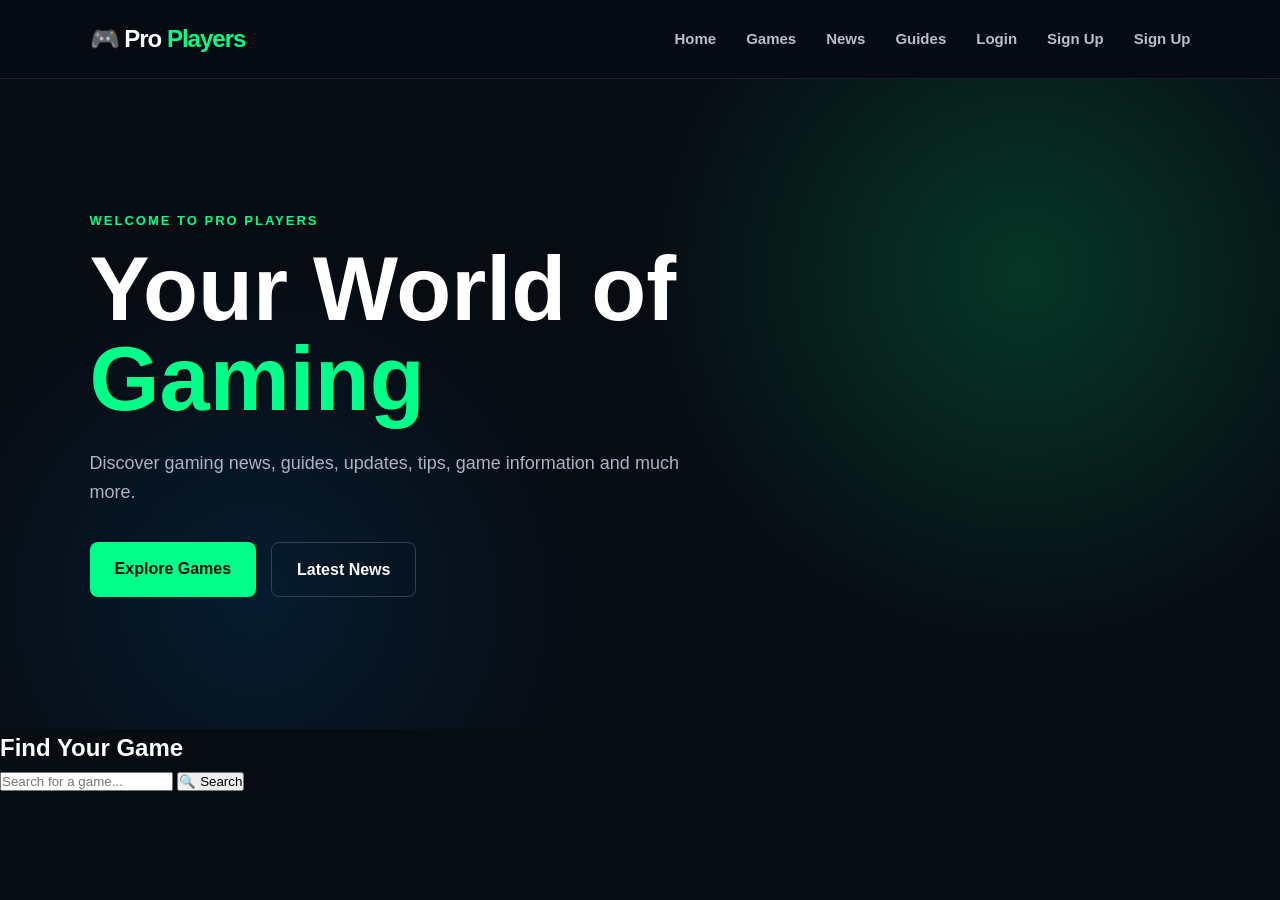
<file: index.html>
<!DOCTYPE html>
<html lang="en">

<head>

    <meta charset="UTF-8">

    <meta
        name="viewport"
        content="width=device-width, initial-scale=1.0"
    >

    <title>Pro Players | Gaming News, Guides & Updates</title>

    <meta
        name="description"
        content="Pro Players - Gaming news, guides, updates, tips and information for gamers."
    >

    <link rel="stylesheet" href="style.css">

</head>


<body>


    <!-- =========================
         NAVIGATION
    ========================== -->

    <header class="navbar">

        <div class="logo">
            🎮 Pro <span>Players</span>
        </div>


        <nav>

            <a href="#home">Home</a>

            <a href="#games">Games</a>

            <a href="#news">News</a>

            <a href="#guides">Guides</a>

            <a href="login.html">Login</a>

            <a href="signup.html">
    
                Sign Up</a>

            <a
                href="signup.html"
                class="signup-link"
            >
                Sign Up
            </a>

        </nav>


        <button
            class="menu-btn"
            onclick="toggleMenu()"
        >
            ☰
        </button>

    </header>



    <!-- =========================
         MAIN
    ========================== -->

    <main>


        <!-- HERO -->

        <section
            class="hero"
            id="home"
        >

            <div class="hero-content">

                <p class="small-title">
                    WELCOME TO PRO PLAYERS
                </p>


                <h1>

                    Your World of
                    <span>Gaming</span>

                </h1>


                <p class="hero-text">

                    Discover gaming news, guides,
                    updates, tips, game information
                    and much more.

                </p>


                <div class="hero-buttons">

                    <a
                        href="#games"
                        class="primary-btn"
                    >
                        Explore Games
                    </a>


                    <a
                        href="#news"
                        class="secondary-btn"
                    >
                        Latest News
                    </a>

                </div>

            </div>

        </section>



        <!-- SEARCH -->

        <section class="search-section">

            <h2>
                Find Your Game
            </h2>


            <div class="search-box">

                <input
                    type="text"
                    id="gameSearch"
                    placeholder="Search for a game..."
                    onkeyup="searchGames()"
                >


                <button
                    onclick="searchGames()"
                >
                    🔍 Search
                </button>

            </div>

        </section>



        <!-- =========================
             POPULAR GAMES
        ========================== -->

        <section
</file>
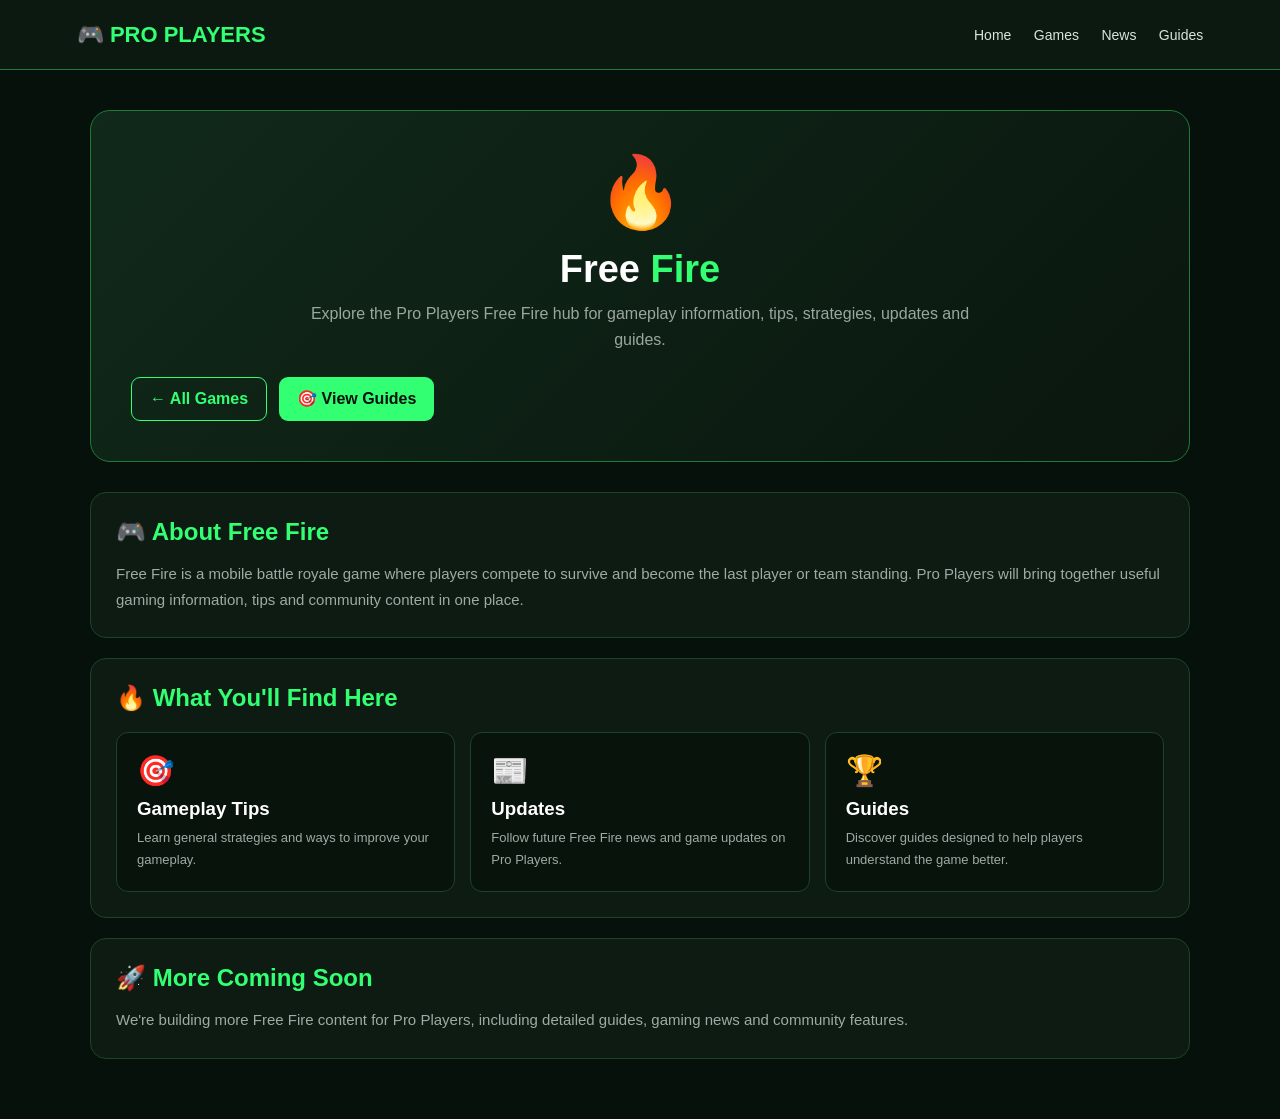
<file: freefire.html>
<!DOCTYPE html>
<html lang="en">
<head>
  <meta charset="UTF-8">
  <meta name="viewport" content="width=device-width, initial-scale=1.0">

  <title>Pro Players | Free Fire</title>

  <style>
    * {
      margin: 0;
      padding: 0;
      box-sizing: border-box;
      font-family: Arial, sans-serif;
    }

    body {
      background: #07110b;
      color: white;
      min-height: 100vh;
    }

    .navbar {
      min-height: 70px;
      background: #0b1910;
      border-bottom: 1px solid #1f7a3a;
      display: flex;
      align-items: center;
      justify-content: space-between;
      padding: 15px 6%;
    }

    .logo {
      color: #32ff72;
      font-size: 22px;
      font-weight: bold;
    }

    nav a {
      color: #d8e4dc;
      text-decoration: none;
      margin-left: 18px;
      font-size: 14px;
    }

    nav a:hover {
      color: #32ff72;
    }

    .container {
      width: 92%;
      max-width: 1100px;
      margin: auto;
      padding: 40px 0;
    }

    .hero {
      background: linear-gradient(
        135deg,
        #10291a,
        #0a160e
      );
      border: 1px solid #1f7a3a;
      border-radius: 20px;
      padding: 40px;
      text-align: center;
      margin-bottom: 30px;
    }

    .game-icon {
      font-size: 70px;
      margin-bottom: 15px;
    }

    .hero h1 {
      font-size: 38px;
      margin-bottom: 10px;
    }

    .hero h1 span {
      color: #32ff72;
    }

    .hero p {
      color: #9aa79e;
      line-height: 1.6;
      max-width: 700px;
      margin: auto;
    }

    .section {
      background: #0d1b12;
      border: 1px solid #1b4429;
      border-radius: 16px;
      padding: 25px;
      margin-bottom: 20px;
    }

    .section h2 {
      color: #32ff72;
      margin-bottom: 15px;
    }

    .section p {
      color: #a0aaa4;
      line-height: 1.7;
      font-size: 15px;
    }

    .features {
      display: grid;
      grid-template-columns: repeat(3, 1fr);
      gap: 15px;
      margin-top: 20px;
    }

    .feature {
      background: #08130c;
      border: 1px solid #1b4429;
      border-radius: 12px;
      padding: 20px;
    }

    .feature-icon {
      font-size: 30px;
      margin-bottom: 10px;
    }

    .feature h3 {
      margin-bottom: 7px;
    }

    .feature p {
      font-size: 13px;
    }

    .buttons {
      display: flex;
      gap: 12px;
      flex-wrap: wrap;
      margin-top: 25px;
    }

    .btn {
      display: inline-block;
      padding: 12px 18px;
      border-radius: 9px;
      text-decoration: none;
      font-weight: bold;
      background: #32ff72;
      color: #06100a;
    }

    .btn.secondary {
      background: transparent;
      color: #32ff72;
      border: 1px solid #32ff72;
    }

    .btn:hover {
      opacity: 0.85;
    }

    @media (max-width: 700px) {

      .navbar {
        flex-direction: column;
        gap: 15px;
      }

      nav a {
        margin: 0 6px;
      }

      .hero {
        padding: 30px 20px;
      }

      .hero h1 {
        font-size: 30px;
      }

      .features {
        grid-template-columns: 1fr;
      }
    }
  </style>
</head>

<body>

  <header class="navbar">

    <div class="logo">
      🎮 PRO PLAYERS
    </div>

    <nav>
      <a href="index.html">Home</a>
      <a href="games.html">Games</a>
      <a href="news.html">News</a>
      <a href="guides.html">Guides</a>
    </nav>

  </header>


  <main class="container">

    <section class="hero">

      <div class="game-icon">
        🔥
      </div>

      <h1>
        Free <span>Fire</span>
      </h1>

      <p>
        Explore the Pro Players Free Fire hub for
        gameplay information, tips, strategies,
        updates and guides.
      </p>

      <div class="buttons">

        <a href="games.html" class="btn secondary">
          ← All Games
        </a>

        <a href="guides.html" class="btn">
          🎯 View Guides
        </a>

      </div>

    </section>


    <section class="section">

      <h2>
        🎮 About Free Fire
      </h2>

      <p>
        Free Fire is a mobile battle royale game
        where players compete to survive and become
        the last player or team standing. Pro Players
        will bring together useful gaming information,
        tips and community content in one place.
      </p>

    </section>


    <section class="section">

      <h2>
        🔥 What You'll Find Here
      </h2>

      <div class="features">

        <div class="feature">

          <div class="feature-icon">
            🎯
          </div>

          <h3>
            Gameplay Tips
          </h3>

          <p>
            Learn general strategies and ways to
            improve your gameplay.
          </p>

        </div>


        <div class="feature">

          <div class="feature-icon">
            📰
          </div>

          <h3>
            Updates
          </h3>

          <p>
            Follow future Free Fire news and
            game updates on Pro Players.
          </p>

        </div>


        <div class="feature">

          <div class="feature-icon">
            🏆
          </div>

          <h3>
            Guides
          </h3>

          <p>
            Discover guides designed to help
            players understand the game better.
          </p>

        </div>

      </div>

    </section>


    <section class="section">

      <h2>
        🚀 More Coming Soon
      </h2>

      <p>
        We're building more Free Fire content for
        Pro Players, including detailed guides,
        gaming news and community features.
      </p>

    </section>

  </main>

</body>
</html>
</file>
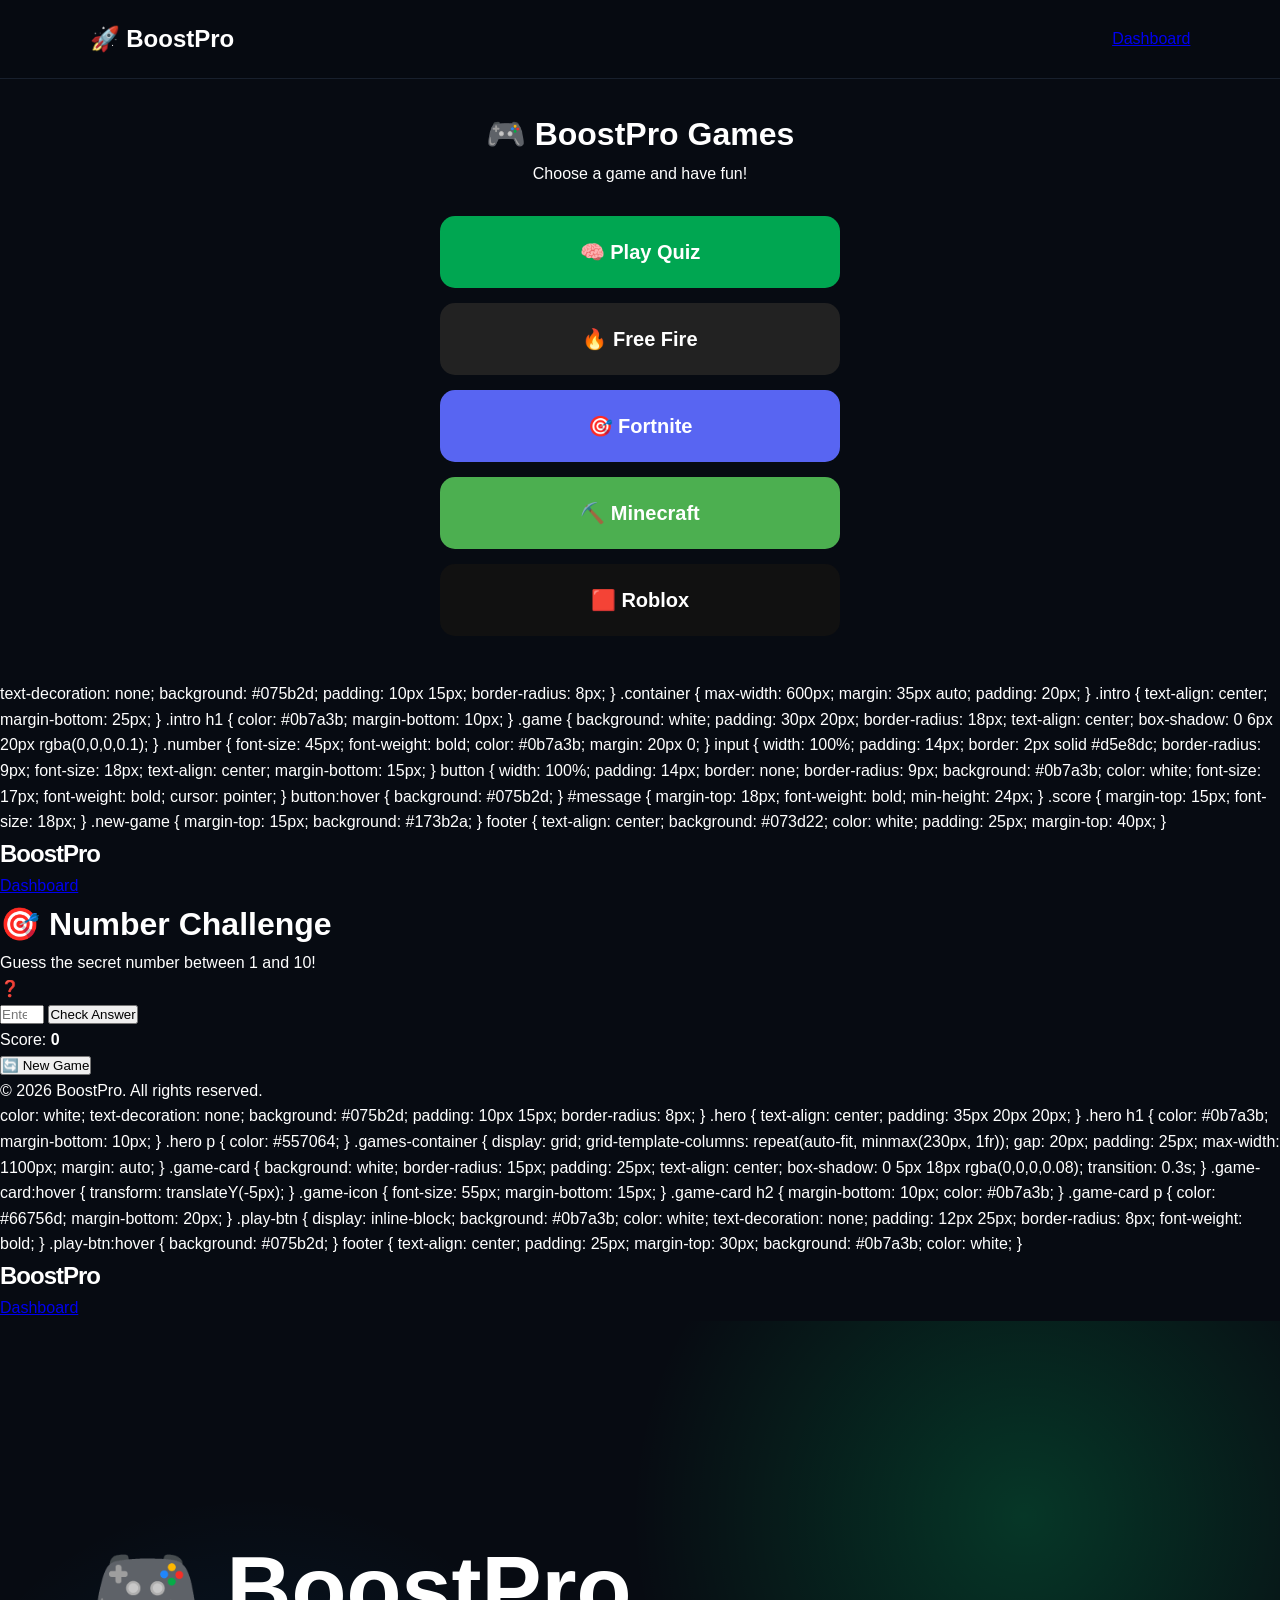
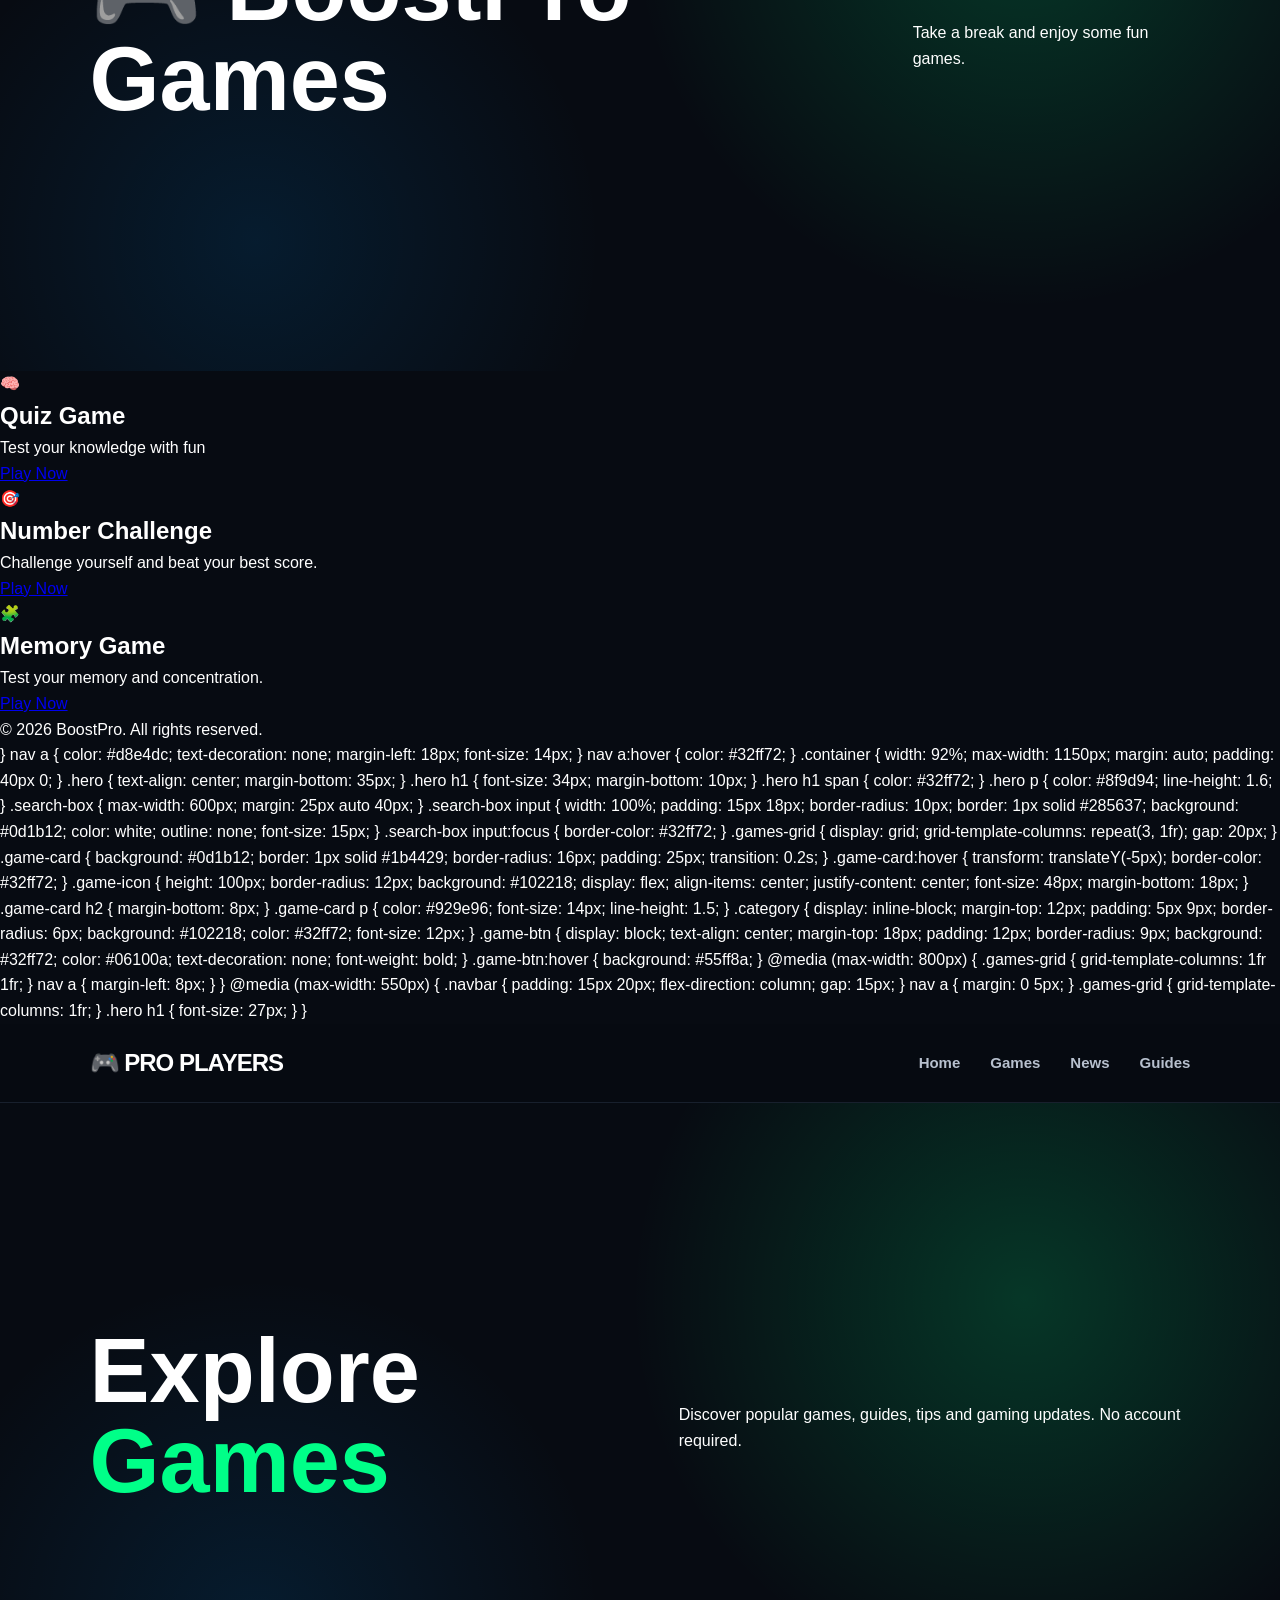
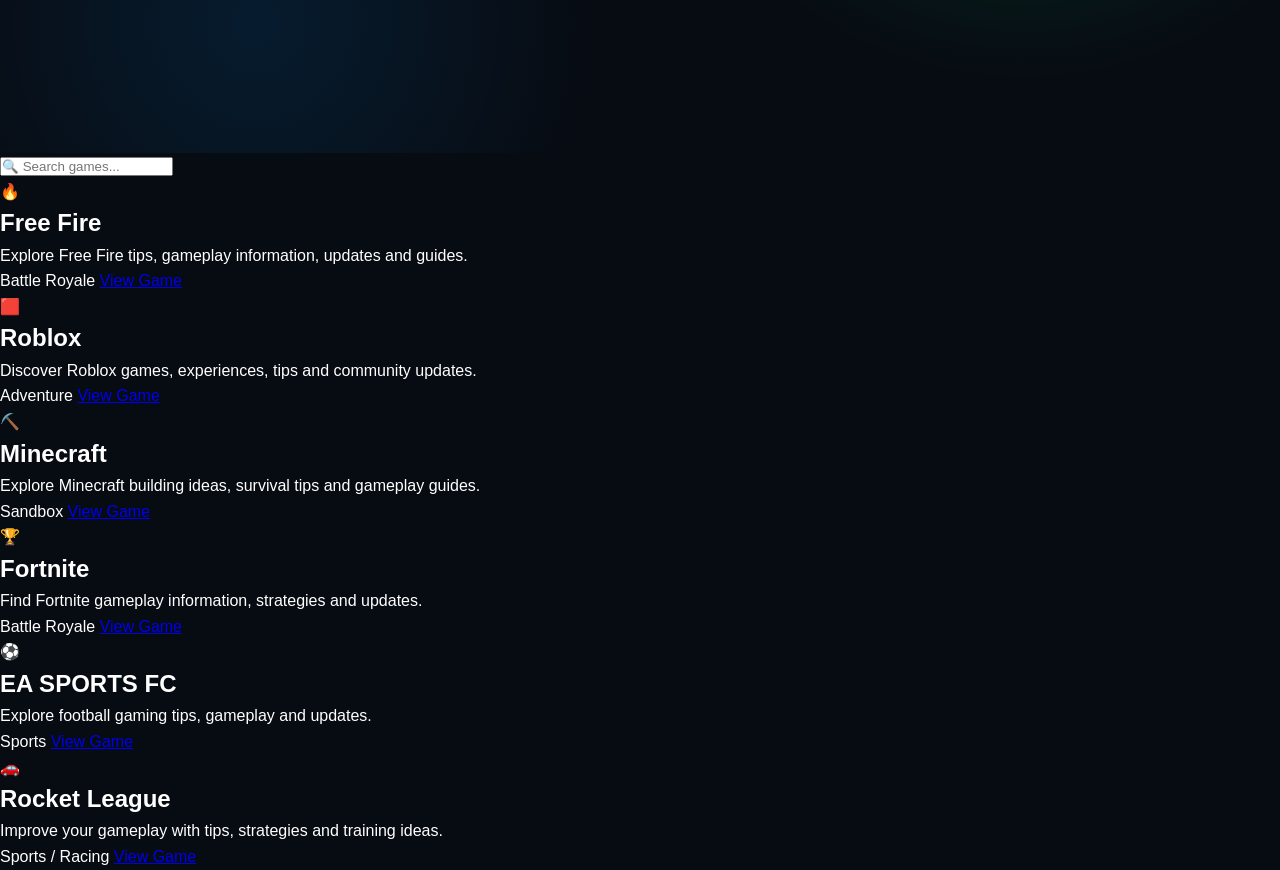
<file: games.html>
<!DOCTYPE html>
<html lang="en">
<head>
  <meta charset="UTF-8">
  <meta name="viewport" content="width=device-width, initial-scale=1.0">
  <title>BoostPro | Games</title>
  <link rel="stylesheet" href="style.css">
</head>

<body>

  <header class="navbar">
    <h2>🚀 BoostPro</h2>
    <a href="dashboard.html">Dashboard</a>
  </header>

  <main style="padding: 30px; text-align: center;">
    <h1>🎮 BoostPro Games</h1>
    <p>Choose a game and have fun!</p>

    <div style="margin-top: 30px;">

      <a href="quiz.html" style="
        display:block;
        padding:20px;
        margin:15px auto;
        max-width:400px;
        background:#00a651;
        color:white;
        text-decoration:none;
        border-radius:15px;
        font-size:20px;
        font-weight:bold;
      ">
        🧠 Play Quiz
      </a>

      <a href="freefire.html" style="
        display:block;
        padding:20px;
        margin:15px auto;
        max-width:400px;
        background:#222;
        color:white;
        text-decoration:none;
        border-radius:15px;
        font-size:20px;
        font-weight:bold;
      ">
        🔥 Free Fire
      </a>

      <a href="fortnite.html" style="
        display:block;
        padding:20px;
        margin:15px auto;
        max-width:400px;
        background:#5865f2;
        color:white;
        text-decoration:none;
        border-radius:15px;
        font-size:20px;
        font-weight:bold;
      ">
        🎯 Fortnite
      </a>

      <a href="minecraft.html" style="
        display:block;
        padding:20px;
        margin:15px auto;
        max-width:400px;
        background:#4caf50;
        color:white;
        text-decoration:none;
        border-radius:15px;
        font-size:20px;
        font-weight:bold;
      ">
        ⛏️ Minecraft
      </a>

      <a href="roblox.html" style="
        display:block;
        padding:20px;
        margin:15px auto;
        max-width:400px;
        background:#111;
        color:white;
        text-decoration:none;
        border-radius:15px;
        font-size:20px;
        font-weight:bold;
      ">
        🟥 Roblox
      </a>

    </div>
  </main>

</body>
</html>      text-decoration: none;
      background: #075b2d;
      padding: 10px 15px;
      border-radius: 8px;
    }

    .container {
      max-width: 600px;
      margin: 35px auto;
      padding: 20px;
    }

    .intro {
      text-align: center;
      margin-bottom: 25px;
    }

    .intro h1 {
      color: #0b7a3b;
      margin-bottom: 10px;
    }

    .game {
      background: white;
      padding: 30px 20px;
      border-radius: 18px;
      text-align: center;
      box-shadow: 0 6px 20px rgba(0,0,0,0.1);
    }

    .number {
      font-size: 45px;
      font-weight: bold;
      color: #0b7a3b;
      margin: 20px 0;
    }

    input {
      width: 100%;
      padding: 14px;
      border: 2px solid #d5e8dc;
      border-radius: 9px;
      font-size: 18px;
      text-align: center;
      margin-bottom: 15px;
    }

    button {
      width: 100%;
      padding: 14px;
      border: none;
      border-radius: 9px;
      background: #0b7a3b;
      color: white;
      font-size: 17px;
      font-weight: bold;
      cursor: pointer;
    }

    button:hover {
      background: #075b2d;
    }

    #message {
      margin-top: 18px;
      font-weight: bold;
      min-height: 24px;
    }

    .score {
      margin-top: 15px;
      font-size: 18px;
    }

    .new-game {
      margin-top: 15px;
      background: #173b2a;
    }

    footer {
      text-align: center;
      background: #073d22;
      color: white;
      padding: 25px;
      margin-top: 40px;
    }
  </style>
</head>

<body>

<header>
  <div class="logo">BoostPro</div>
  <a href="dashboard.html" class="back">Dashboard</a>
</header>

<div class="container">

  <div class="intro">
    <h1>🎯 Number Challenge</h1>
    <p>Guess the secret number between 1 and 10!</p>
  </div>

  <div class="game">

    <div class="number">❓</div>

    <input
      type="number"
      id="guess"
      min="1"
      max="10"
      placeholder="Enter a number"
    >

    <button onclick="checkGuess()">
      Check Answer
    </button>

    <div id="message"></div>

    <div class="score">
      Score: <strong id="score">0</strong>
    </div>

    <button class="new-game" onclick="newGame()">
      🔄 New Game
    </button>

  </div>

</div>

<footer>
  © 2026 BoostPro. All rights reserved.
</footer>

<script>

  let secretNumber;
  let score = 0;

  function newGame() {
    secretNumber = Math.floor(Math.random() * 10) + 1;

    document.getElementById("guess").value = "";
    document.getElementById("message").textContent = "";
  }

  function checkGuess() {

    const guess = Number(document.getElementById("guess").value);
    const message = document.getElementById("message");

    if (!guess || guess < 1 || guess > 10) {
      message.textContent = "Please enter a number from 1 to 10.";
      return;
    }

    if (guess === secretNumber) {

      score++;

      document.getElementById("score").textContent = score;

      message.textContent =
        "🎉 Correct! You got it!";

      setTimeout(newGame, 1000);

    } else if (guess < secretNumber) {

      message.textContent =
        "⬆️ Too low! Try again.";

    } else {

      message.textContent =
        "⬇️ Too high! Try again.";

    }
  }

  newGame();

</script>

</body>
</html>      color: white;
      text-decoration: none;
      background: #075b2d;
      padding: 10px 15px;
      border-radius: 8px;
    }

    .hero {
      text-align: center;
      padding: 35px 20px 20px;
    }

    .hero h1 {
      color: #0b7a3b;
      margin-bottom: 10px;
    }

    .hero p {
      color: #557064;
    }

    .games-container {
      display: grid;
      grid-template-columns: repeat(auto-fit, minmax(230px, 1fr));
      gap: 20px;
      padding: 25px;
      max-width: 1100px;
      margin: auto;
    }

    .game-card {
      background: white;
      border-radius: 15px;
      padding: 25px;
      text-align: center;
      box-shadow: 0 5px 18px rgba(0,0,0,0.08);
      transition: 0.3s;
    }

    .game-card:hover {
      transform: translateY(-5px);
    }

    .game-icon {
      font-size: 55px;
      margin-bottom: 15px;
    }

    .game-card h2 {
      margin-bottom: 10px;
      color: #0b7a3b;
    }

    .game-card p {
      color: #66756d;
      margin-bottom: 20px;
    }

    .play-btn {
      display: inline-block;
      background: #0b7a3b;
      color: white;
      text-decoration: none;
      padding: 12px 25px;
      border-radius: 8px;
      font-weight: bold;
    }

    .play-btn:hover {
      background: #075b2d;
    }

    footer {
      text-align: center;
      padding: 25px;
      margin-top: 30px;
      background: #0b7a3b;
      color: white;
    }
  </style>
</head>

<body>

  <header>
    <div class="logo">BoostPro</div>

    <a href="dashboard.html" class="back-btn">
      Dashboard
    </a>
  </header>

  <section class="hero">
    <h1>🎮 BoostPro Games</h1>
    <p>Take a break and enjoy some fun games.</p>
  </section>

  <section class="games-container">

    <div class="game-card">
      <div class="game-icon">🧠</div>
      <h2>Quiz Game</h2>
      <p>Test your knowledge with fun </p>
        <a href="quiz.html" class="play-btn">Play Now</a>
    </div>

    <div class="game-card">
      <div class="game-icon">🎯</div>
      <h2>Number Challenge</h2>
      <p>Challenge yourself and beat your best score.</p>
      <a href="#" class="play-btn">Play Now</a>
    </div>

    <div class="game-card">
      <div class="game-icon">🧩</div>
      <h2>Memory Game</h2>
      <p>Test your memory and concentration.</p>
      <a href="#" class="play-btn">Play Now</a>
    </div>

  </section>

  <footer>
    © 2026 BoostPro. All rights reserved.
  </footer>

</body>
</html>    }

    nav a {
      color: #d8e4dc;
      text-decoration: none;
      margin-left: 18px;
      font-size: 14px;
    }

    nav a:hover {
      color: #32ff72;
    }

    .container {
      width: 92%;
      max-width: 1150px;
      margin: auto;
      padding: 40px 0;
    }

    .hero {
      text-align: center;
      margin-bottom: 35px;
    }

    .hero h1 {
      font-size: 34px;
      margin-bottom: 10px;
    }

    .hero h1 span {
      color: #32ff72;
    }

    .hero p {
      color: #8f9d94;
      line-height: 1.6;
    }

    .search-box {
      max-width: 600px;
      margin: 25px auto 40px;
    }

    .search-box input {
      width: 100%;
      padding: 15px 18px;
      border-radius: 10px;
      border: 1px solid #285637;
      background: #0d1b12;
      color: white;
      outline: none;
      font-size: 15px;
    }

    .search-box input:focus {
      border-color: #32ff72;
    }

    .games-grid {
      display: grid;
      grid-template-columns: repeat(3, 1fr);
      gap: 20px;
    }

    .game-card {
      background: #0d1b12;
      border: 1px solid #1b4429;
      border-radius: 16px;
      padding: 25px;
      transition: 0.2s;
    }

    .game-card:hover {
      transform: translateY(-5px);
      border-color: #32ff72;
    }

    .game-icon {
      height: 100px;
      border-radius: 12px;
      background: #102218;
      display: flex;
      align-items: center;
      justify-content: center;
      font-size: 48px;
      margin-bottom: 18px;
    }

    .game-card h2 {
      margin-bottom: 8px;
    }

    .game-card p {
      color: #929e96;
      font-size: 14px;
      line-height: 1.5;
    }

    .category {
      display: inline-block;
      margin-top: 12px;
      padding: 5px 9px;
      border-radius: 6px;
      background: #102218;
      color: #32ff72;
      font-size: 12px;
    }

    .game-btn {
      display: block;
      text-align: center;
      margin-top: 18px;
      padding: 12px;
      border-radius: 9px;
      background: #32ff72;
      color: #06100a;
      text-decoration: none;
      font-weight: bold;
    }

    .game-btn:hover {
      background: #55ff8a;
    }

    @media (max-width: 800px) {
      .games-grid {
        grid-template-columns: 1fr 1fr;
      }

      nav a {
        margin-left: 8px;
      }
    }

    @media (max-width: 550px) {
      .navbar {
        padding: 15px 20px;
        flex-direction: column;
        gap: 15px;
      }

      nav a {
        margin: 0 5px;
      }

      .games-grid {
        grid-template-columns: 1fr;
      }

      .hero h1 {
        font-size: 27px;
      }
    }
  </style>
</head>

<body>

  <header class="navbar">

    <div class="logo">
      🎮 PRO PLAYERS
    </div>

    <nav>
      <a href="index.html">Home</a>
      <a href="games.html">Games</a>
      <a href="news.html">News</a>
      <a href="guides.html">Guides</a>
    </nav>

  </header>


  <main class="container">

    <section class="hero">

      <h1>
        Explore <span>Games</span>
      </h1>

      <p>
        Discover popular games, guides, tips and gaming updates.
        No account required.
      </p>

    </section>


    <div class="search-box">

      <input
        type="text"
        id="gameSearch"
        placeholder="🔍 Search games..."
        oninput="searchGames()"
      >

    </div>


    <section class="games-grid">


      <article class="game-card">

        <div class="game-icon">
          🔥
        </div>

        <h2>Free Fire</h2>

        <p>
          Explore Free Fire tips, gameplay information,
          updates and guides.
        </p>

        <span class="category">
          Battle Royale
        </span>

        <a href="freefire.html" class="game-btn">
          View Game
        </a>

      </article>


      <article class="game-card">

        <div class="game-icon">
          🟥
        </div>

        <h2>Roblox</h2>

        <p>
          Discover Roblox games, experiences,
          tips and community updates.
        </p>

        <span class="category">
          Adventure
        </span>

        <a href="roblox.html" class="game-btn">
          View Game
        </a>

      </article>


      <article class="game-card">

        <div class="game-icon">
          ⛏️
        </div>

        <h2>Minecraft</h2>

        <p>
          Explore Minecraft building ideas,
          survival tips and gameplay guides.
        </p>

        <span class="category">
          Sandbox
        </span>

        <a href="minecraft.html" class="game-btn">
          View Game
        </a>

      </article>


      <article class="game-card">

        <div class="game-icon">
          🏆
        </div>

        <h2>Fortnite</h2>

        <p>
          Find Fortnite gameplay information,
          strategies and updates.
        </p>

        <span class="category">
          Battle Royale
        </span>

        <a href="fortnite.html" class="game-btn">
          View Game
        </a>

      </article>


      <article class="game-card">

        <div class="game-icon">
          ⚽
        </div>

        <h2>EA SPORTS FC</h2>

        <p>
          Explore football gaming tips,
          gameplay and updates.
        </p>

        <span class="category">
          Sports
        </span>

        <a href="fc.html" class="game-btn">
          View Game
        </a>

      </article>


      <article class="game-card">

        <div class="game-icon">
          🚗
        </div>

        <h2>Rocket League</h2>

        <p>
          Improve your gameplay with tips,
          strategies and training ideas.
        </p>

        <span class="category">
          Sports / Racing
        </span>

        <a href="rocketleague.html" class="game-btn">
          View Game
        </a>

      </article>


    </section>

  </main>


  <script>

    function searchGames() {

      const input =
        document.getElementById("gameSearch");

      const searchText =
        input.value.toLowerCase().trim();

      const cards =
        document.querySelectorAll(".game-card");


      cards.forEach(card => {

        const text =
          card.textContent.toLowerCase();

        if (text.includes(searchText)) {
          card.style.display = "";
        } else {
          card.style.display = "none";
        }

      });

    }

  </script>

</body>
</html>
</file>
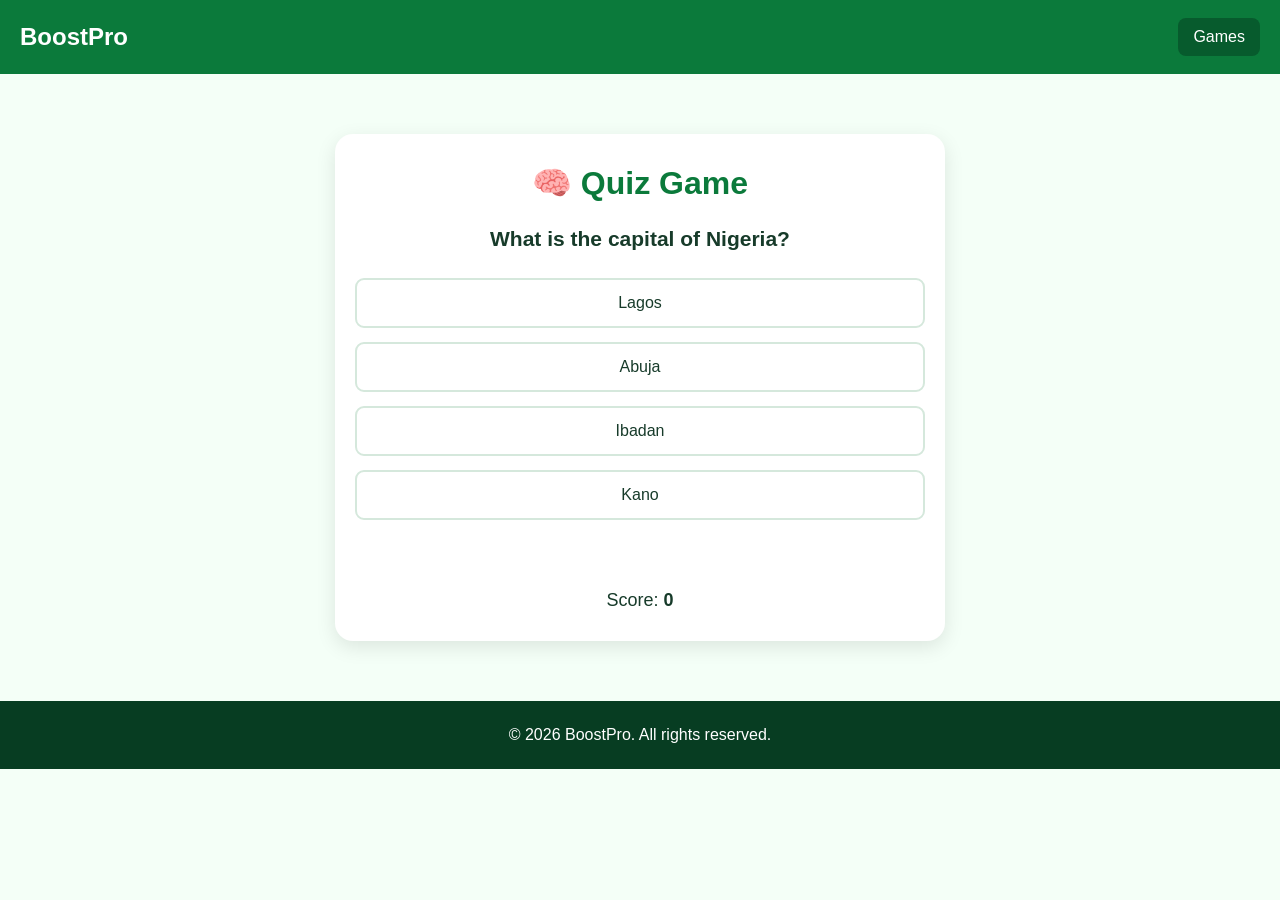
<file: quiz.html>
<!DOCTYPE html>
<html lang="en">
<head>
  <meta charset="UTF-8">
  <meta name="viewport" content="width=device-width, initial-scale=1.0">
  <title>BoostPro | Quiz Game</title>

  <style>
    * {
      box-sizing: border-box;
      margin: 0;
      padding: 0;
    }

    body {
      font-family: Arial, sans-serif;
      background: #f4fff7;
      color: #173b2a;
    }

    header {
      background: #0b7a3b;
      color: white;
      padding: 18px 20px;
      display: flex;
      justify-content: space-between;
      align-items: center;
    }

    .logo {
      font-size: 24px;
      font-weight: bold;
    }

    .back {
      background: #075b2d;
      color: white;
      text-decoration: none;
      padding: 10px 15px;
      border-radius: 8px;
    }

    .container {
      max-width: 650px;
      margin: 40px auto;
      padding: 20px;
    }

    .game {
      background: white;
      padding: 30px 20px;
      border-radius: 18px;
      box-shadow: 0 6px 20px rgba(0,0,0,0.1);
    }

    h1 {
      text-align: center;
      color: #0b7a3b;
      margin-bottom: 25px;
    }

    #question {
      font-size: 21px;
      font-weight: bold;
      margin-bottom: 20px;
      text-align: center;
    }

    .answer {
      width: 100%;
      padding: 14px;
      margin: 7px 0;
      border: 2px solid #d5e8dc;
      background: white;
      color: #173b2a;
      border-radius: 9px;
      cursor: pointer;
      font-size: 16px;
    }

    .answer:hover {
      background: #e9f8ef;
    }

    #message {
      text-align: center;
      margin-top: 18px;
      font-weight: bold;
      min-height: 25px;
    }

    .score {
      text-align: center;
      margin-top: 20px;
      font-size: 18px;
    }

    .next {
      display: none;
      width: 100%;
      margin-top: 18px;
      padding: 14px;
      border: none;
      border-radius: 9px;
      background: #0b7a3b;
      color: white;
      font-size: 16px;
      font-weight: bold;
      cursor: pointer;
    }

    footer {
      background: #073d22;
      color: white;
      text-align: center;
      padding: 25px;
      margin-top: 40px;
    }
  </style>
</head>

<body>

<header>
  <div class="logo">BoostPro</div>
  <a href="games.html" class="back">Games</a>
</header>

<div class="container">

  <div class="game">

    <h1>🧠 Quiz Game</h1>

    <div id="question"></div>

    <div id="answers"></div>

    <div id="message"></div>

    <div class="score">
      Score: <strong id="score">0</strong>
    </div>

    <button class="next" id="next" onclick="nextQuestion()">
      Next Question
    </button>

  </div>

</div>

<footer>
  © 2026 BoostPro. All rights reserved.
</footer>

<script>

  const questions = [

    {
      question: "What is the capital of Nigeria?",
      answers: ["Lagos", "Abuja", "Ibadan", "Kano"],
      correct: "Abuja"
    },

    {
      question: "How many days are in a week?",
      answers: ["5", "6", "7", "8"],
      correct: "7"
    },

    {
      question: "Which planet is known as the Red Planet?",
      answers: ["Earth", "Mars", "Jupiter", "Venus"],
      correct: "Mars"
    },

    {
      question: "What is 5 + 5?",
      answers: ["8", "9", "10", "11"],
      correct: "10"
    },

    {
      question: "Which device is commonly used to browse the internet?",
      answers: ["Calculator", "Phone", "Ruler", "Clock"],
      correct: "Phone"
    }

  ];

  let currentQuestion = 0;
  let score = 0;

  function loadQuestion() {

    const question = questions[currentQuestion];

    document.getElementById("question").textContent =
      question.question;

    const answersDiv = document.getElementById("answers");

    answersDiv.innerHTML = "";

    document.getElementById("message").textContent = "";

    document.getElementById("next").style.display = "none";

    question.answers.forEach(answer => {

      const button = document.createElement("button");

      button.textContent = answer;

      button.className = "answer";

      button.onclick = () => checkAnswer(answer);

      answersDiv.appendChild(button);

    });
  }

  function checkAnswer(answer) {

    const correct =
      questions[currentQuestion].correct;

    const message =
      document.getElementById("message");

    if (answer === correct) {

      score++;

      document.getElementById("score").textContent =
        score;

      message.textContent =
        "🎉 Correct!";

    } else {

      message.textContent =
        "❌ Not quite. The correct answer is " + correct;

    }

    document.querySelectorAll(".answer").forEach(button => {
      button.disabled = true;
    });

    document.getElementById("next").style.display =
      "block";
  }

  function nextQuestion() {

    currentQuestion++;

    if (currentQuestion >= questions.length) {

      document.getElementById("question").textContent =
        "🎉 Quiz Complete!";

      document.getElementById("answers").innerHTML =
        "<p style='text-align:center;'>You scored " +
        score + " out of " +
        questions.length +
        ".</p>";

      document.getElementById("message").textContent =
        "Great job! 🚀";

      document.getElementById("next").style.display =
        "none";

      return;
    }

    loadQuestion();
  }

  loadQuestion();

</script>

</body>
</html>
</file>
<file: style.css>
* {
    margin: 0;
    padding: 0;
    box-sizing: border-box;
}

html {
    scroll-behavior: smooth;
}

body {
    font-family: Arial, Helvetica, sans-serif;
    background: #070b12;
    color: #ffffff;
    line-height: 1.6;
}


/* =========================
   NAVIGATION BAR
========================= */

.navbar {
    width: 100%;
    padding: 20px 7%;
    display: flex;
    justify-content: space-between;
    align-items: center;
    background: rgba(7, 11, 18, 0.97);
    border-bottom: 1px solid #18202d;
    position: sticky;
    top: 0;
    z-index: 1000;
}

.logo {
    font-size: 24px;
    font-weight: 800;
    letter-spacing: -1px;
}

.logo span {
    color: #00ff88;
}

.navbar nav {
    display: flex;
    gap: 30px;
}

.navbar nav a {
    color: #b7c0ce;
    text-decoration: none;
    font-size: 15px;
    font-weight: 600;
    transition: 0.3s;
}

.navbar nav a:hover {
    color: #00ff88;
}

.menu-btn {
    display: none;
    background: none;
    color: white;
    border: none;
    font-size: 25px;
    cursor: pointer;
}


/* =========================
   HERO SECTION
========================= */

.hero {
    min-height: 650px;
    display: flex;
    align-items: center;
    padding: 80px 7%;

    background:
        radial-gradient(
            circle at 80% 30%,
            rgba(0, 255, 136, 0.18),
            transparent 35%
        ),

        radial-gradient(
            circle at 20% 80%,
            rgba(0, 150, 255, 0.12),
            transparent 30%
        ),

        #070b12;
}

.hero-content {
    max-width: 750px;
}

.small-title {
    color: #00ff88;
    font-size: 13px;
    font-weight: bold;
    letter-spacing: 2px;
    margin-bottom: 12px;
}

.hero h1 {
    font-size: clamp(50px, 8vw, 90px);
    line-height: 1;
    margin-bottom: 25px;
}

.hero h1 span {
    color: #00ff88;
}

.hero-text {
    max-width: 600px;
    color: #aab4c3;
    font-size: 18px;
    margin-bottom: 35px;
}

.hero-buttons {
    display: flex;
    gap: 15px;
    flex-wrap: wrap;
}

.primary-btn,
.secondary-btn {
    padding: 14px 25px;
    border-radius: 8px;
    text-decoration: none;
    font-weight: bold;
    transition: 0.3s;
}

.primary-btn {
    background: #00ff88;
    color: #03120a;
}

.primary-btn:hover {
    background: #00d976;
    transform: translateY(-2px);
}

.secondary-btn {
    border: 1px solid #344052;
    color: white;
}

.secondary-btn
</file>
